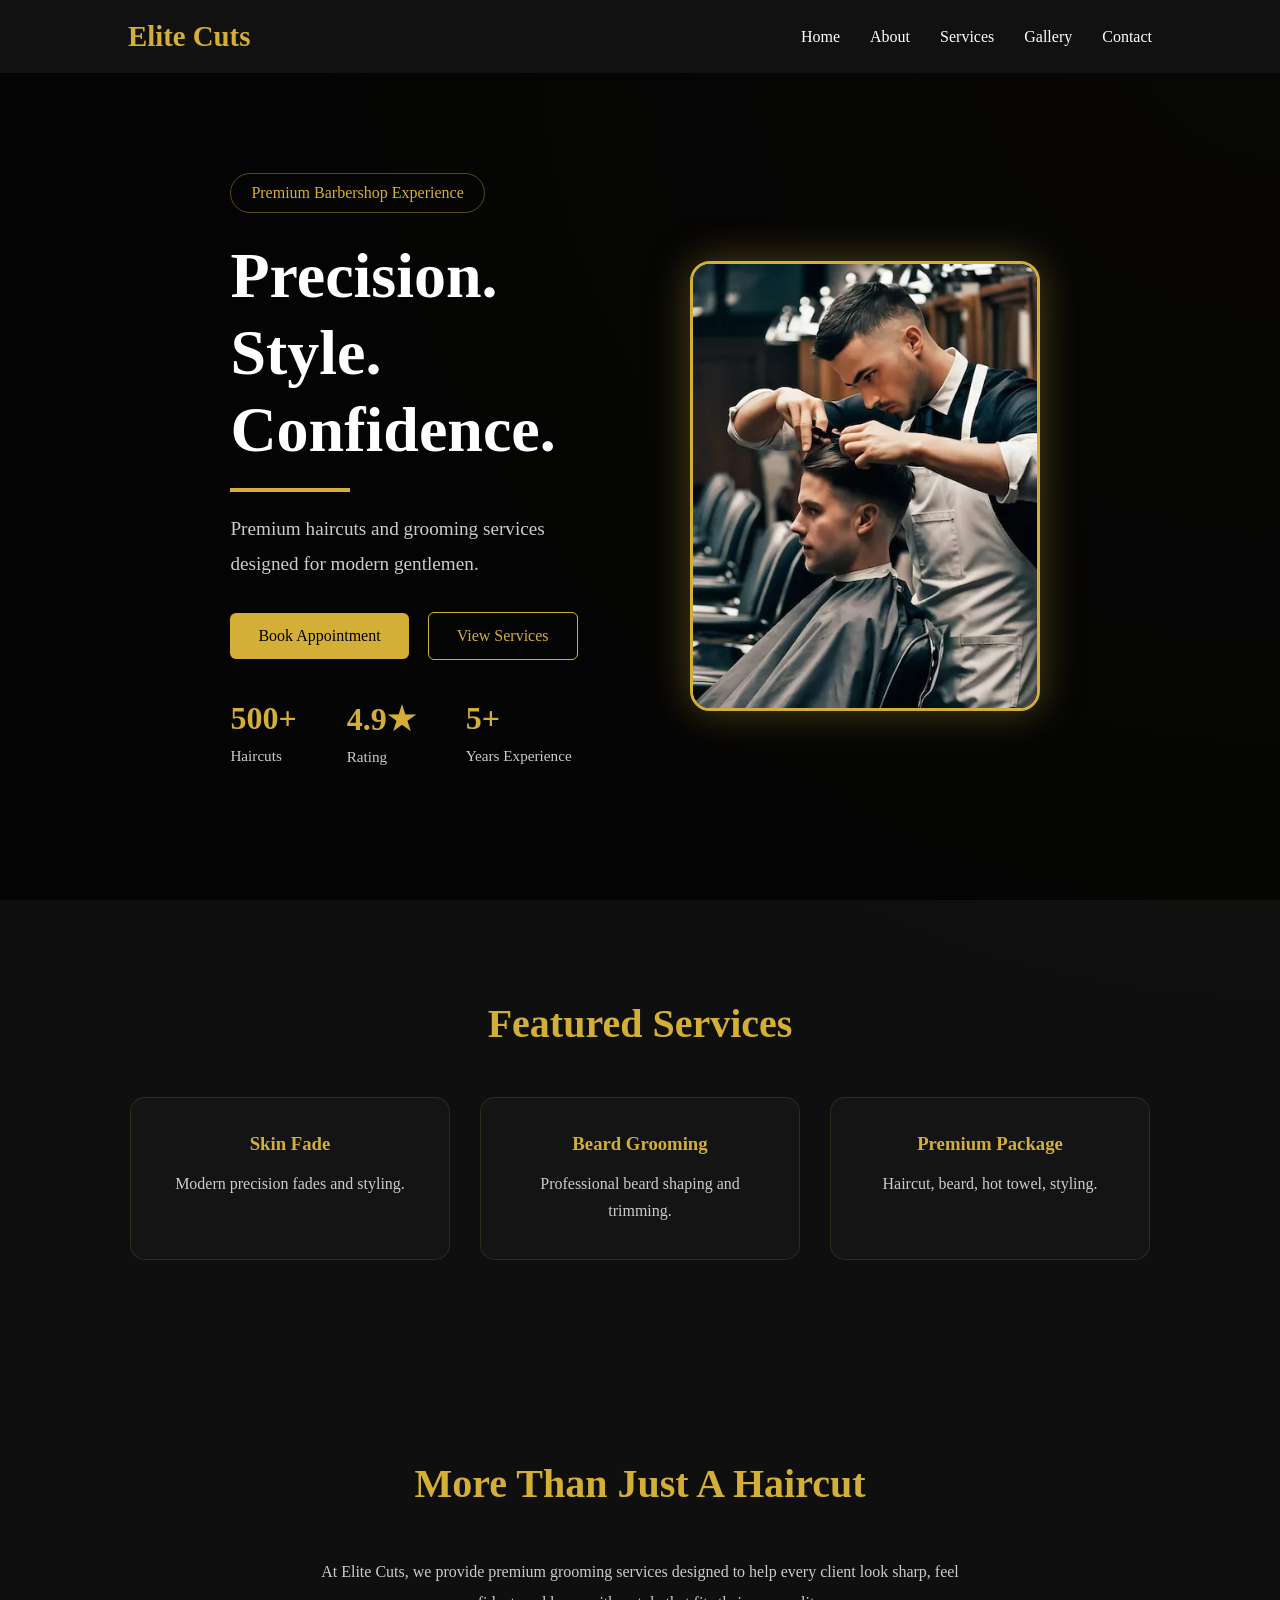
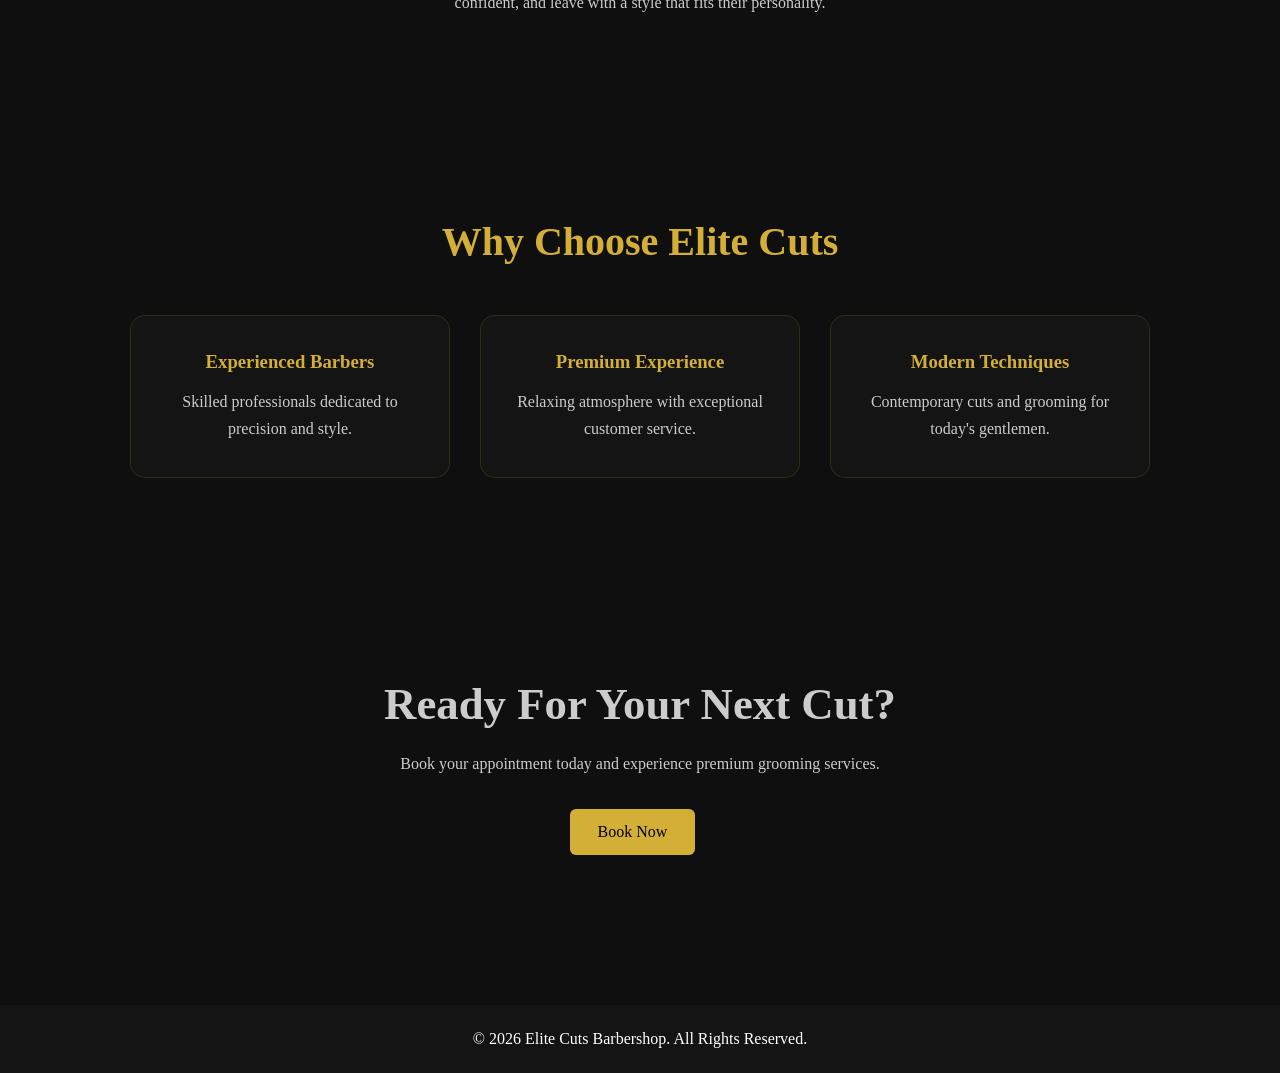
<file: index.html>
<!DOCTYPE html>
<html lang="en">
<head>

    <meta charset="UTF-8">
    <meta name="viewport" content="width=device-width, initial-scale=1.0">

    <title>Elite Cuts Barbershop</title>

    <link rel="stylesheet" href="css/style.css">

    <link rel="stylesheet"
    href="https://cdnjs.cloudflare.com/ajax/libs/font-awesome/6.5.2/css/all.min.css">

</head>

<body>

<!-- NAVBAR -->

<nav class="navbar">

    <div class="logo">
        Elite Cuts
    </div>

    <ul class="nav-links">

        <li><a href="index.html">Home</a></li>

        <li><a href="about.html">About</a></li>

        <li><a href="services.html">Services</a></li>

        <li><a href="gallery.html">Gallery</a></li>

        <li><a href="contact.html">Contact</a></li>

    </ul>

</nav>

<!-- HERO -->


<section class="hero">

    <div class="hero-container">

       <div class="hero-content">

    <span class="hero-badge">
        Premium Barbershop Experience
    </span>

    <h1>
        Precision.<br>
        Style.<br>
        Confidence.
    </h1>

    <div class="gold-line"></div>

    <p>
        Premium haircuts and grooming services
        designed for modern gentlemen.
    </p>

    <div class="hero-buttons">

        <a href="contact.html" class="btn">
            Book Appointment
        </a>

        <a href="services.html" class="btn-secondary">
            View Services
        </a>

    </div>

    <!-- MOVE STATS HERE -->

    <div class="hero-stats">

        <div class="stat">
            <h3>500+</h3>
            <p>Haircuts</p>
        </div>

        <div class="stat">
            <h3>4.9★</h3>
            <p>Rating</p>
        </div>

        <div class="stat">
            <h3>5+</h3>
            <p>Years Experience</p>
        </div>

    </div>

</div>

<div class="hero-image">
    <img src="images/barber-hero.jpg" alt="Barber">
</div>

    </div>
</section>

<section class="featured-services">

<h2 class="section-title">
Featured Services
</h2>

<div class="services-container">

<div class="card">
<h3>Skin Fade</h3>
<p>Modern precision fades and styling.</p>
</div>

<div class="card">
<h3>Beard Grooming</h3>
<p>Professional beard shaping and trimming.</p>
</div>

<div class="card">
<h3>Premium Package</h3>
<p>Haircut, beard, hot towel, styling.</p>
</div>

</div>

</section>

<section class="intro">

    <h2 class="section-title">
        More Than Just A Haircut
    </h2>

    <p>
        At Elite Cuts, we provide premium grooming services designed
        to help every client look sharp, feel confident, and leave
        with a style that fits their personality.
    </p>

</section>


<!-- WHY CHOOSE US -->

<section class="why-us">

    <h2 class="section-title">
        Why Choose Elite Cuts
    </h2>

    <div class="services-container">

        <div class="card">

            <h3>Experienced Barbers</h3>

            <p>
                Skilled professionals dedicated to precision and style.
            </p>

        </div>

        <div class="card">

            <h3>Premium Experience</h3>

            <p>
                Relaxing atmosphere with exceptional customer service.
            </p>

        </div>

        <div class="card">

            <h3>Modern Techniques</h3>

            <p>
                Contemporary cuts and grooming for today's gentlemen.
            </p>

        </div>

    </div>

</section>

<section class="cta-section">

    <h2>
        Ready For Your Next Cut?
    </h2>

    <p>
        Book your appointment today and experience
        premium grooming services.
    </p>

    <a href="contact.html" class="btn">
        Book Now
    </a>

</section>

<footer>

    <p>
        © 2026 Elite Cuts Barbershop. All Rights Reserved.
    </p>

</footer>



</body>
</html>
</file>
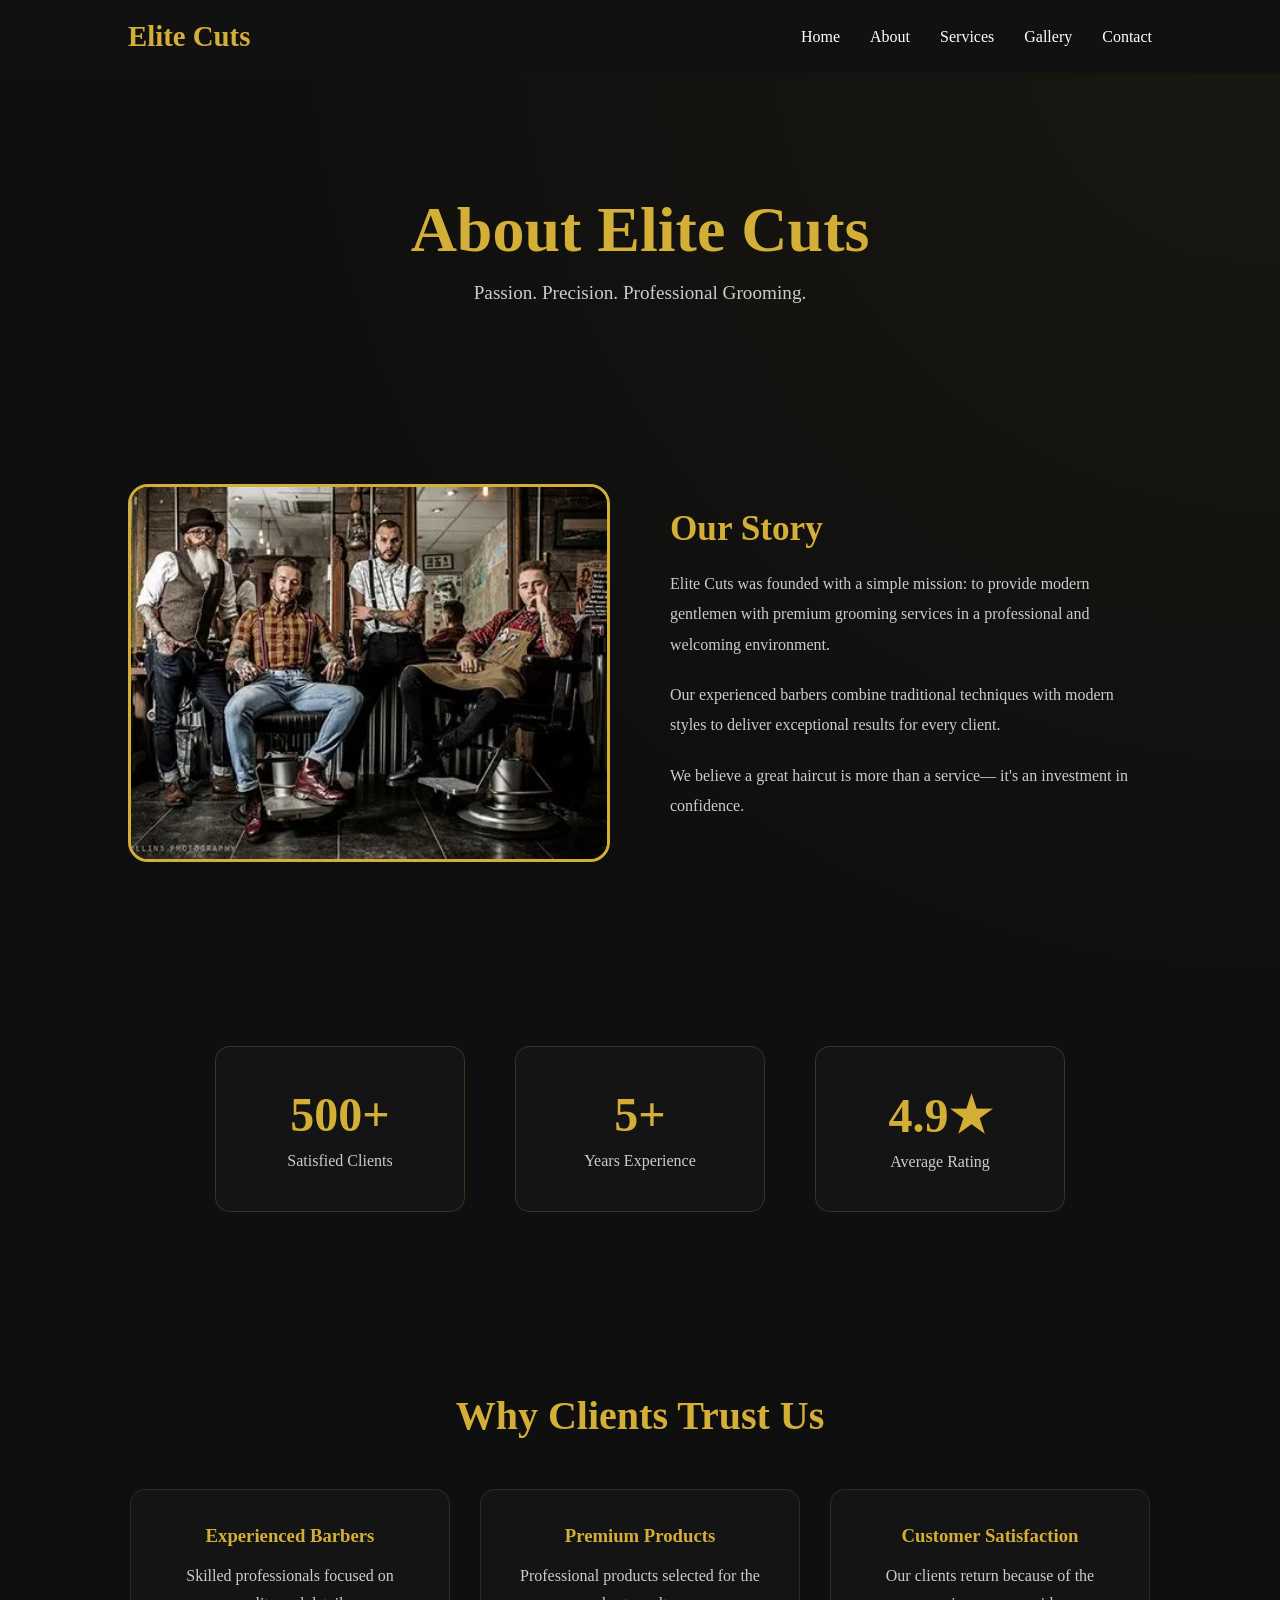
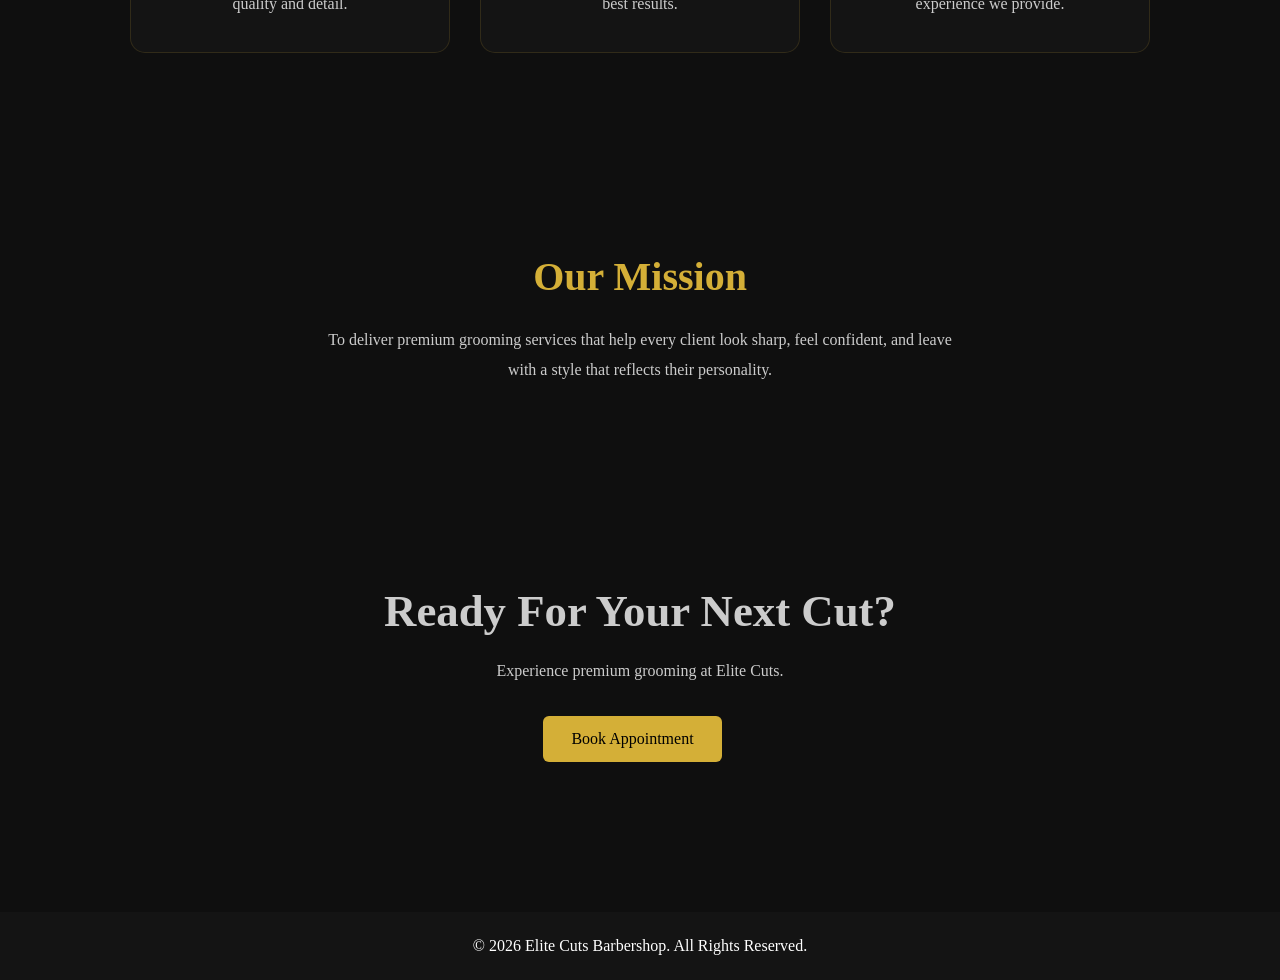
<file: about.html>
<!DOCTYPE html>
<html lang="en">
<head>

    <meta charset="UTF-8">
    <meta name="viewport" content="width=device-width, initial-scale=1.0">

    <title>Elite Cuts Barbershop</title>

    <link rel="stylesheet" href="css/style.css">

    <link rel="stylesheet"
    href="https://cdnjs.cloudflare.com/ajax/libs/font-awesome/6.5.2/css/all.min.css">

</head>

<body>

<!-- NAVBAR -->

<nav class="navbar">

    <div class="logo">
        Elite Cuts
    </div>

    <ul class="nav-links">

        <li><a href="index.html">Home</a></li>

        <li><a href="about.html">About</a></li>

        <li><a href="services.html">Services</a></li>

        <li><a href="gallery.html">Gallery</a></li>

        <li><a href="contact.html">Contact</a></li>

    </ul>

</nav>

<section class="page-hero">

    <h1>About Elite Cuts</h1>

    <p>
        Passion. Precision. Professional Grooming.
    </p>

</section>

<section class="about-story">

    <div class="about-container">

        <div class="about-image">

            <img src="images/barber-team.jpg" alt="Elite Cuts Team">

        </div>

        <div class="about-text">

            <h2>Our Story</h2>

            <p>
                Elite Cuts was founded with a simple mission:
                to provide modern gentlemen with premium grooming
                services in a professional and welcoming environment.
            </p>

            <p>
                Our experienced barbers combine traditional
                techniques with modern styles to deliver
                exceptional results for every client.
            </p>

            <p>
                We believe a great haircut is more than a service—
                it's an investment in confidence.
            </p>

        </div>

    </div>

</section>

<section class="stats-section">

    <div class="stats-container">

        <div class="stat-box">
            <h2>500+</h2>
            <p>Satisfied Clients</p>
        </div>

        <div class="stat-box">
            <h2>5+</h2>
            <p>Years Experience</p>
        </div>

        <div class="stat-box">
            <h2>4.9★</h2>
            <p>Average Rating</p>
        </div>

    </div>

</section>

<section class="why-us">

    <h2 class="section-title">
        Why Clients Trust Us
    </h2>

    <div class="services-container">

        <div class="card">

            <h3>Experienced Barbers</h3>

            <p>
                Skilled professionals focused on quality and detail.
            </p>

        </div>

        <div class="card">

            <h3>Premium Products</h3>

            <p>
                Professional products selected for the best results.
            </p>

        </div>

        <div class="card">

            <h3>Customer Satisfaction</h3>

            <p>
                Our clients return because of the experience we provide.
            </p>

        </div>

    </div>

</section>

<section class="mission">

    <h2>Our Mission</h2>

    <p>
        To deliver premium grooming services that help every
        client look sharp, feel confident, and leave with
        a style that reflects their personality.
    </p>

</section>

<section class="cta-section">

    <h2>
        Ready For Your Next Cut?
    </h2>

    <p>
        Experience premium grooming at Elite Cuts.
    </p>

    <a href="contact.html" class="btn">
        Book Appointment
    </a>

</section>

<footer>

    <p>
        © 2026 Elite Cuts Barbershop. All Rights Reserved.
    </p>

</footer>

</body>
</html>
</file>
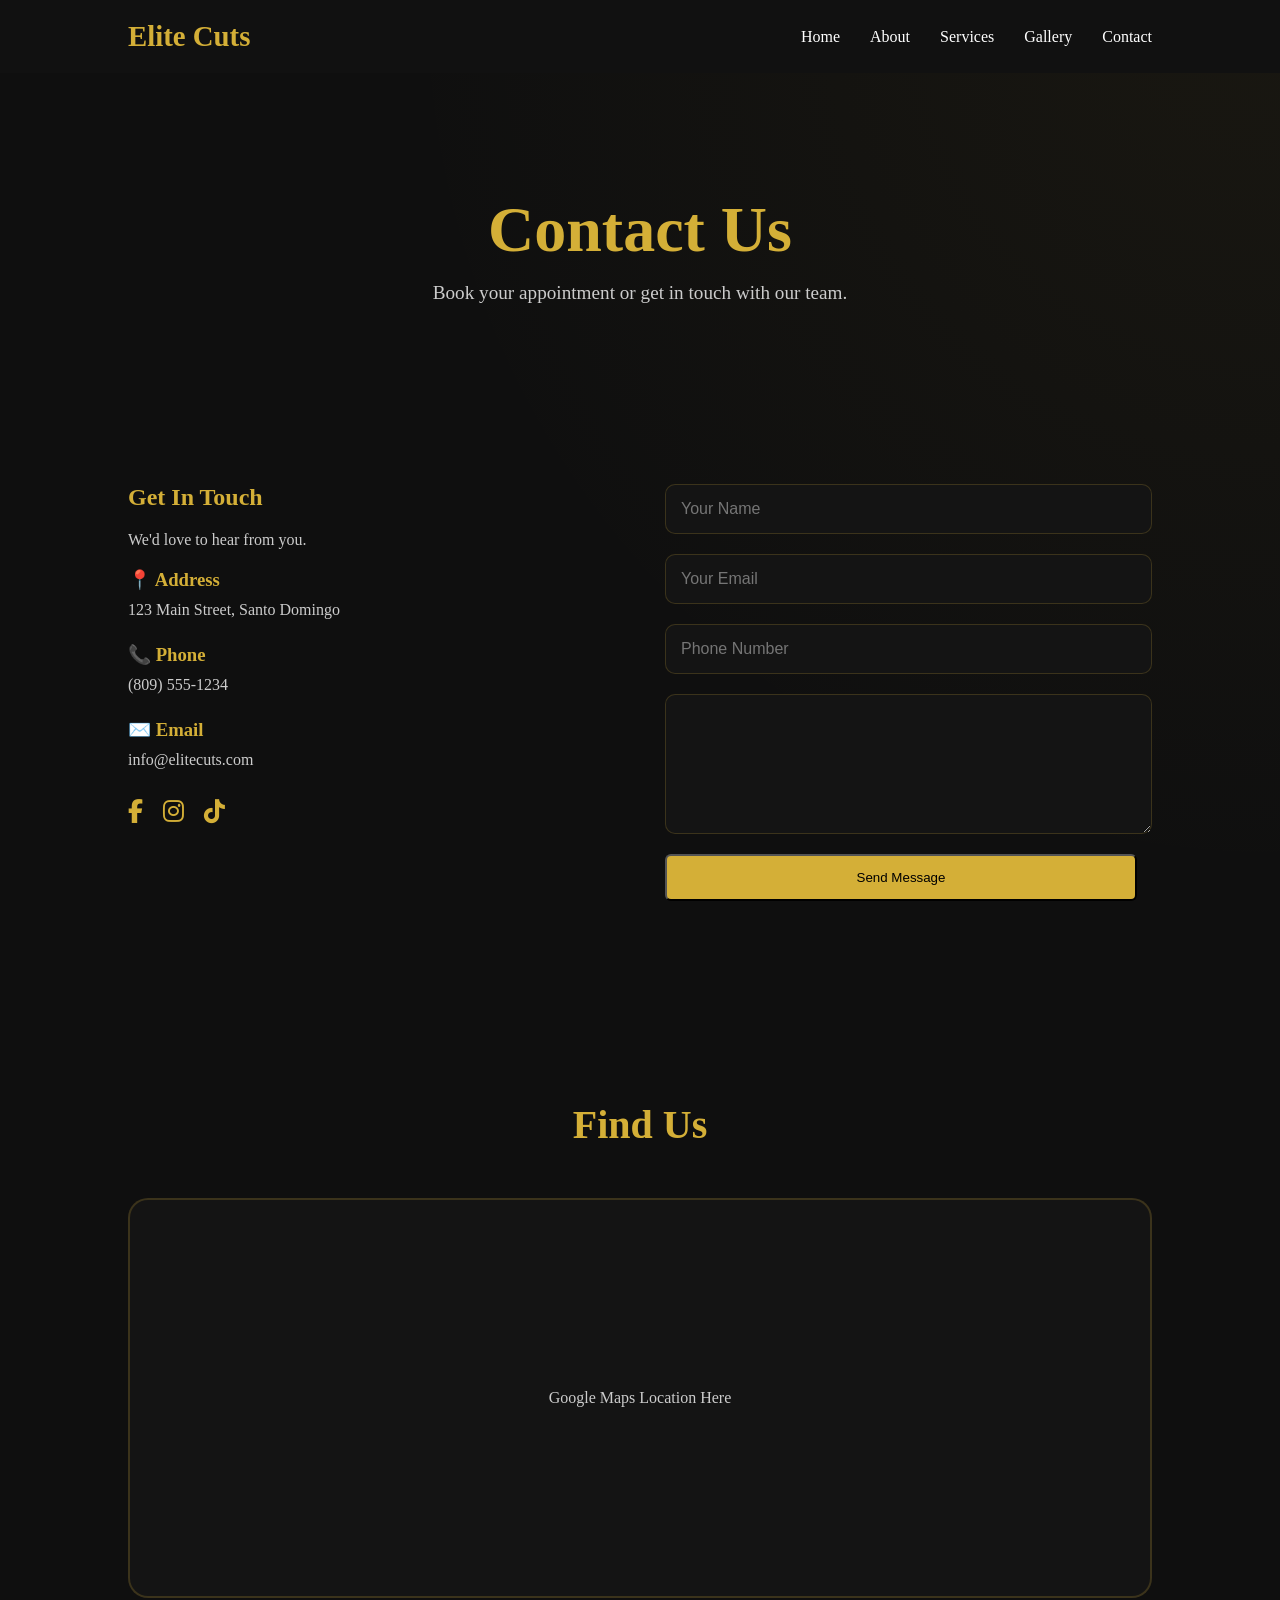
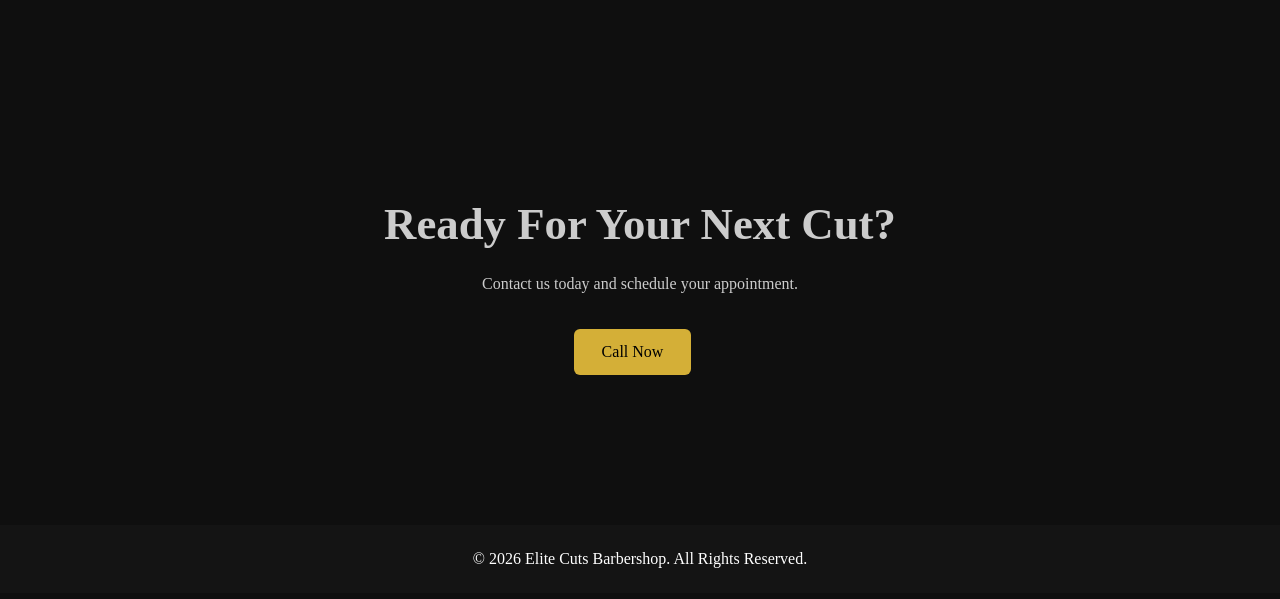
<file: contact.html>
<!DOCTYPE html>
<html lang="en">
<head>

    <meta charset="UTF-8">
    <meta name="viewport" content="width=device-width, initial-scale=1.0">

    <title>Elite Cuts Barbershop</title>

    <link rel="stylesheet" href="css/style.css">

    <link rel="stylesheet"
    href="https://cdnjs.cloudflare.com/ajax/libs/font-awesome/6.5.2/css/all.min.css">

</head>

<body>

<!-- NAVBAR -->

<nav class="navbar">

    <div class="logo">
        Elite Cuts
    </div>

    <ul class="nav-links">

        <li><a href="index.html">Home</a></li>

        <li><a href="about.html">About</a></li>

        <li><a href="services.html">Services</a></li>

        <li><a href="gallery.html">Gallery</a></li>

        <li><a href="contact.html">Contact</a></li>

    </ul>

</nav>

<section class="page-hero">

    <h1>Contact Us</h1>

    <p>
        Book your appointment or get in touch with our team.
    </p>

</section>

<section class="contact-section">

    <div class="contact-container">

        <div class="contact-info">

            <h2>Get In Touch</h2>

            <p>
                We'd love to hear from you.
            </p>

            <div class="contact-item">
                <h3>📍 Address</h3>
                <p>123 Main Street, Santo Domingo</p>
            </div>

            <div class="contact-item">
                <h3>📞 Phone</h3>
                <p>(809) 555-1234</p>
            </div>

            <div class="contact-item">
                <h3>✉️ Email</h3>
                <p>info@elitecuts.com</p>
            </div>

            <div class="social-links">

                <a href="#">
                    <i class="fab fa-facebook-f"></i>
                </a>

                <a href="#">
                    <i class="fab fa-instagram"></i>
                </a>

                <a href="#">
                    <i class="fab fa-tiktok"></i>
                </a>

            </div>

        </div>

        <div class="contact-form">

            <form>

                <input
                    type="text"
                    placeholder="Your Name"
                    required
                >

                <input
                    type="email"
                    placeholder="Your Email"
                    required
                >

                <input
                    type="tel"
                    placeholder="Phone Number"
                >

                <textarea
                    rows="6"
                    placeholder="Your Message"
                    required>
                </textarea>

                <button type="submit" class="btn">
                    Send Message
                </button>

            </form>

        </div>

    </div>

</section>

<section class="map-section">

    <h2 class="section-title">
        Find Us
    </h2>

    <div class="map-placeholder">

        <p>
            Google Maps Location Here
        </p>

    </div>

</section>

<section class="cta-section">

    <h2>
        Ready For Your Next Cut?
    </h2>

    <p>
        Contact us today and schedule your appointment.
    </p>

    <a href="#" class="btn">
        Call Now
    </a>

</section>


<footer>

    <p>
        © 2026 Elite Cuts Barbershop. All Rights Reserved.
    </p>

</footer>

</body>
</html>
</file>
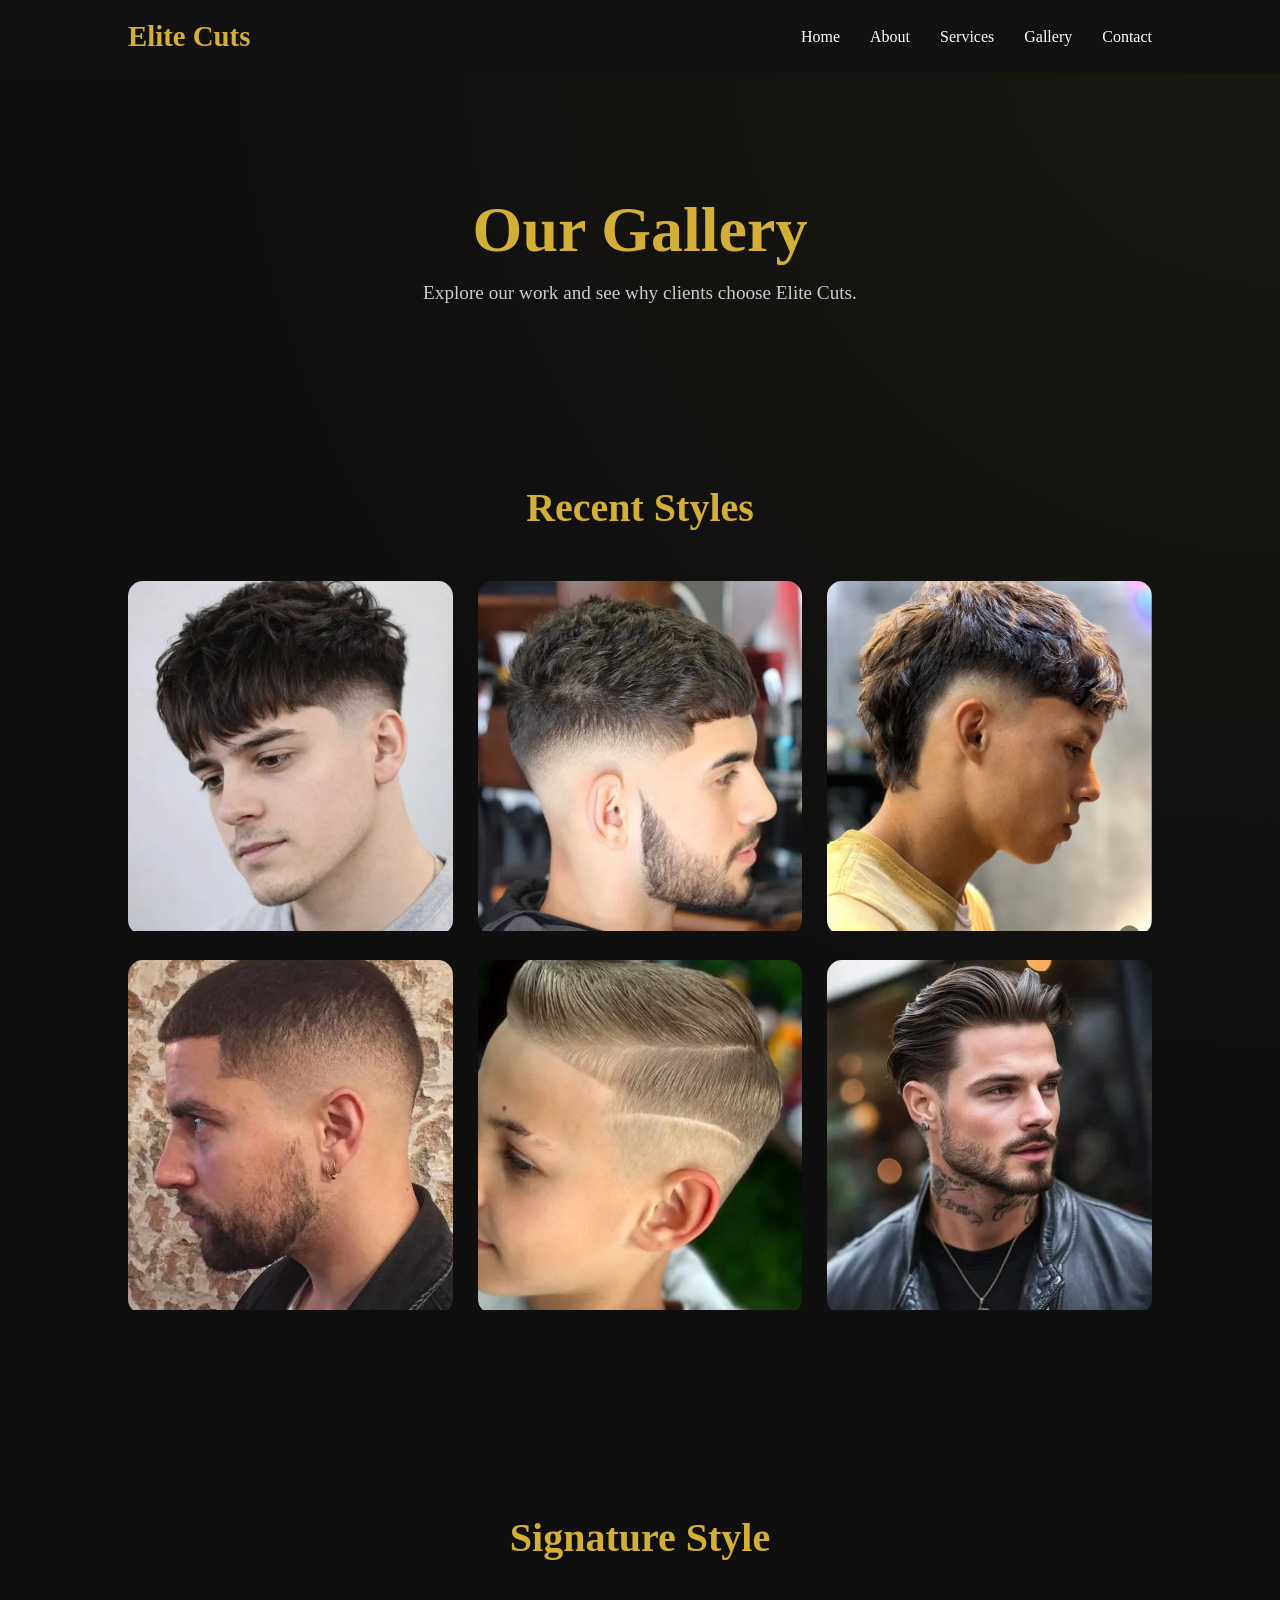
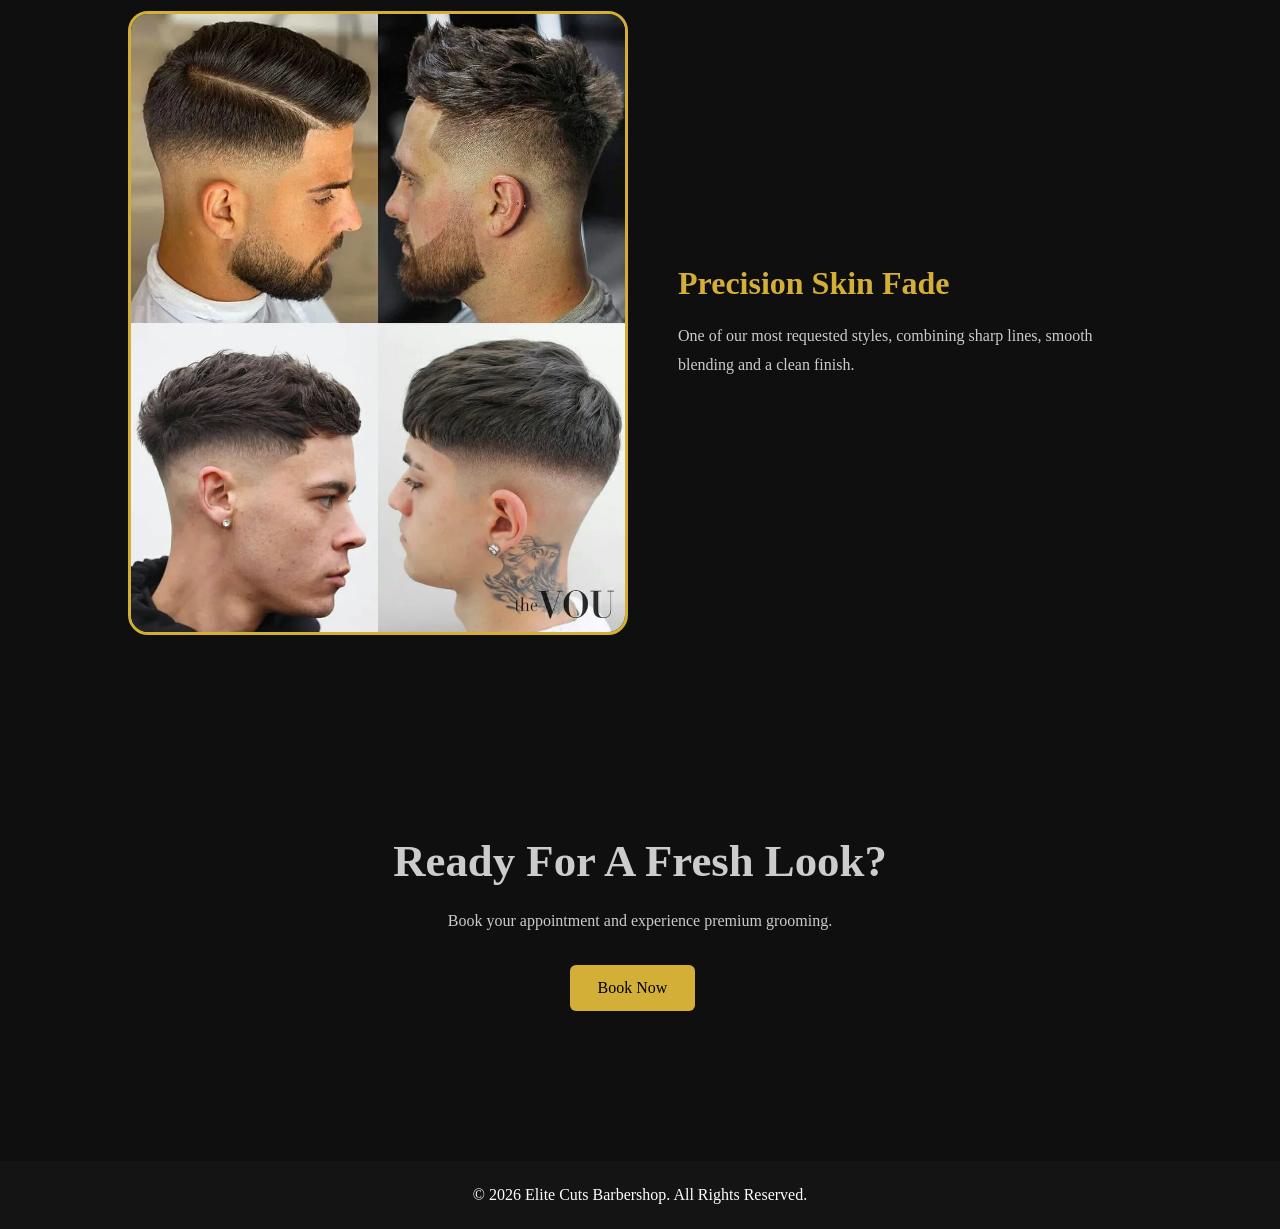
<file: gallery.html>
<!DOCTYPE html>
<html lang="en">
<head>

    <meta charset="UTF-8">
    <meta name="viewport" content="width=device-width, initial-scale=1.0">

    <title>Elite Cuts Barbershop</title>

    <link rel="stylesheet" href="css/style.css">

    <link rel="stylesheet"
    href="https://cdnjs.cloudflare.com/ajax/libs/font-awesome/6.5.2/css/all.min.css">

</head>

<body>

<!-- NAVBAR -->

<nav class="navbar">

    <div class="logo">
        Elite Cuts
    </div>

    <ul class="nav-links">

        <li><a href="index.html">Home</a></li>

        <li><a href="about.html">About</a></li>

        <li><a href="services.html">Services</a></li>

        <li><a href="gallery.html">Gallery</a></li>

        <li><a href="contact.html">Contact</a></li>

    </ul>

</nav>

<section class="page-hero">

    <h1>Our Gallery</h1>

    <p>
        Explore our work and see why clients choose Elite Cuts.
    </p>

</section>

<section class="gallery-section">

    <h2 class="section-title">
        Recent Styles
    </h2>

    <div class="gallery-grid">

        <div class="gallery-item">
            <img src="images/cut1.jpg" alt="Haircut">
        </div>

        <div class="gallery-item">
            <img src="images/cut2.jpg" alt="Haircut">
        </div>

        <div class="gallery-item">
            <img src="images/cut3.jpg" alt="Haircut">
        </div>

        <div class="gallery-item">
            <img src="images/cut4.jpg" alt="Haircut">
        </div>

        <div class="gallery-item">
            <img src="images/cut5.jpg" alt="Haircut">
        </div>

        <div class="gallery-item">
            <img src="images/cut6.jpg" alt="Haircut">
        </div>

    </div>

</section>

<section class="featured-cut">

    <h2 class="section-title">
        Signature Style
    </h2>

    <div class="featured-cut-container">

        <img src="images/featured-haircut.webp"
             alt="Featured Haircut">

        <div class="featured-cut-content">

            <h3>
                Precision Skin Fade
            </h3>

            <p>
                One of our most requested styles, combining
                sharp lines, smooth blending and a clean finish.
            </p>

        </div>

    </div>

</section>

<section class="cta-section">

    <h2>
        Ready For A Fresh Look?
    </h2>

    <p>
        Book your appointment and experience premium grooming.
    </p>

    <a href="contact.html" class="btn">
        Book Now
    </a>

</section>



<footer>

    <p>
        © 2026 Elite Cuts Barbershop. All Rights Reserved.
    </p>

</footer>


</body>
</html>
</file>
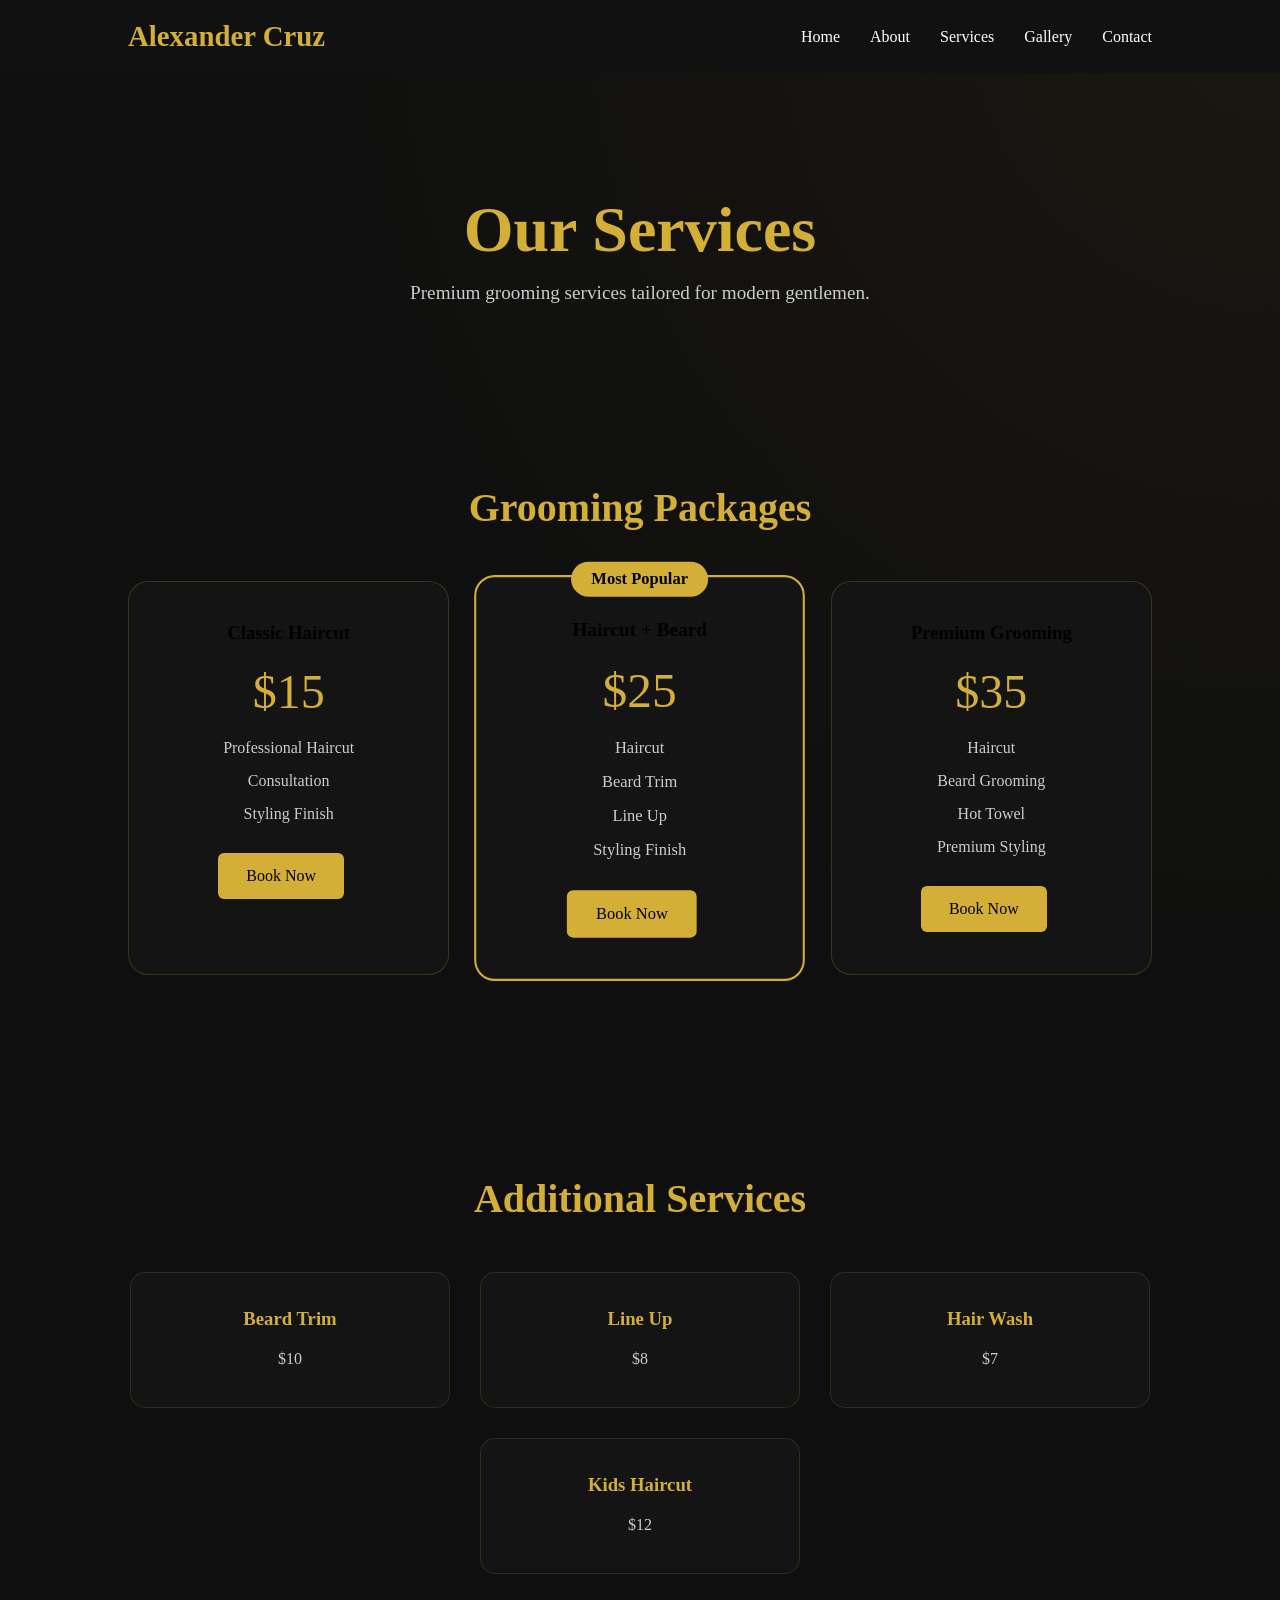
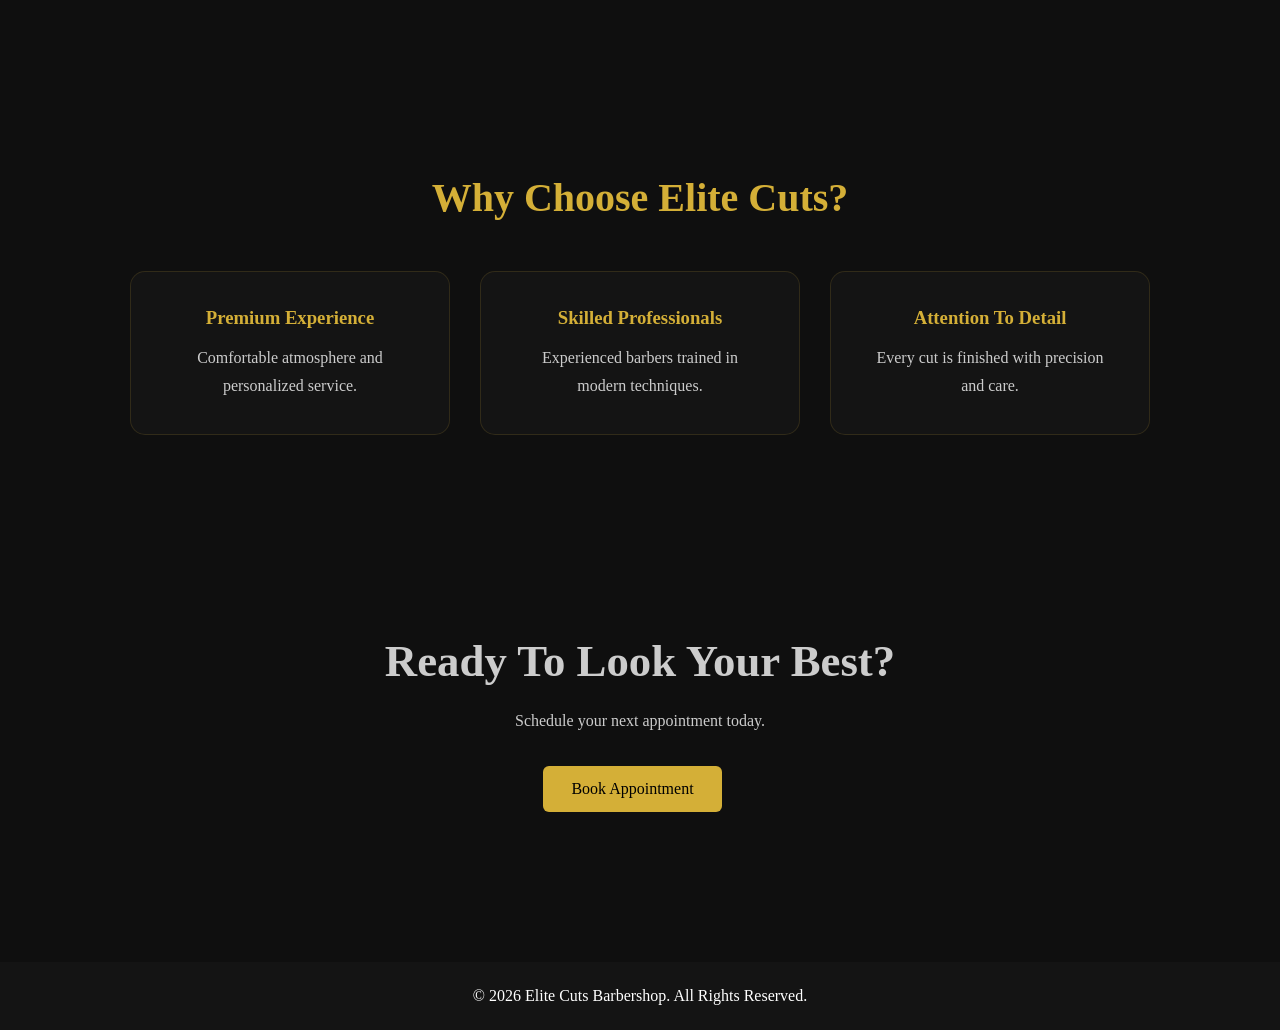
<file: services.html>
<!DOCTYPE html>
<html lang="en">
<head>

    <meta charset="UTF-8">
    <meta name="viewport" content="width=device-width, initial-scale=1.0">

    <title>Elite Cuts Barbershop</title>

    <link rel="stylesheet" href="css/style.css">

    <link rel="stylesheet"
    href="https://cdnjs.cloudflare.com/ajax/libs/font-awesome/6.5.2/css/all.min.css">

</head>

<body>

<!-- NAVBAR -->

<nav class="navbar">

    <div class="logo">
        Alexander Cruz
    </div>

    <ul class="nav-links">

        <li><a href="index.html">Home</a></li>
        <li><a href="about.html">About</a></li>
        <li><a href="services.html">Services</a></li>
        <li><a href="gallery.html">Gallery</a></li>
        <li><a href="contact.html">Contact</a></li>

    </ul>

</nav>

<section class="page-hero">

    <h1>Our Services</h1>

    <p>
        Premium grooming services tailored for modern gentlemen.
    </p>

</section>

<section class="pricing-section">

    <h2 class="section-title">
        Grooming Packages
    </h2>

    <div class="pricing-grid">

        <div class="pricing-card">

            <h3>Classic Haircut</h3>

            <div class="price">$15</div>

            <ul>
                <li>Professional Haircut</li>
                <li>Consultation</li>
                <li>Styling Finish</li>
            </ul>

            <a href="contact.html" class="btn">
                Book Now
            </a>

        </div>

        <div class="pricing-card featured">

            <span class="popular-badge">
                Most Popular
            </span>

            <h3>Haircut + Beard</h3>

            <div class="price">$25</div>

            <ul>
                <li>Haircut</li>
                <li>Beard Trim</li>
                <li>Line Up</li>
                <li>Styling Finish</li>
            </ul>

            <a href="contact.html" class="btn">
                Book Now
            </a>

        </div>

        <div class="pricing-card">

            <h3>Premium Grooming</h3>

            <div class="price">$35</div>

            <ul>
                <li>Haircut</li>
                <li>Beard Grooming</li>
                <li>Hot Towel</li>
                <li>Premium Styling</li>
            </ul>

            <a href="contact.html" class="btn">
                Book Now
            </a>

        </div>

    </div>

</section>

<section class="additional-services">

    <h2 class="section-title">
        Additional Services
    </h2>

    <div class="services-container">

        <div class="card">
            <h3>Beard Trim</h3>
            <p>$10</p>
        </div>

        <div class="card">
            <h3>Line Up</h3>
            <p>$8</p>
        </div>

        <div class="card">
            <h3>Hair Wash</h3>
            <p>$7</p>
        </div>

        <div class="card">
            <h3>Kids Haircut</h3>
            <p>$12</p>
        </div>

    </div>

</section>

<section class="why-services">

    <h2 class="section-title">
        Why Choose Elite Cuts?
    </h2>

    <div class="services-container">

        <div class="card">

            <h3>Premium Experience</h3>

            <p>
                Comfortable atmosphere and personalized service.
            </p>

        </div>

        <div class="card">

            <h3>Skilled Professionals</h3>

            <p>
                Experienced barbers trained in modern techniques.
            </p>

        </div>

        <div class="card">

            <h3>Attention To Detail</h3>

            <p>
                Every cut is finished with precision and care.
            </p>

        </div>

    </div>

</section>

<section class="cta-section">

    <h2>
        Ready To Look Your Best?
    </h2>

    <p>
        Schedule your next appointment today.
    </p>

    <a href="contact.html" class="btn">
        Book Appointment
    </a>

</section>

<footer>

    <p>
        © 2026 Elite Cuts Barbershop. All Rights Reserved.
    </p>

</footer>


</body>
</html>
</file>
<file: css/style.css>
/* RESET */

*{
    margin:0;
    padding:0;
    box-sizing:border-box;
}

html{
    scroll-behavior:smooth;
}

/* BODY */

body{
    background:
    radial-gradient(
        circle at top right,
        rgba(212,175,55,.05),
        transparent 35%
    ),
    #0f0f0f;
}

/* NAVBAR */

.navbar{
    display:flex;
    justify-content:space-between;
    align-items:center;

    padding:20px 10%;

    background:#111;

    position:sticky;
    top:0;

    z-index:1000;
}

.logo{
    font-size:1.8rem;
    font-weight:bold;
    color:#d4af37;
}

.nav-links{
    display:flex;
    list-style:none;
    gap:30px;
}

.nav-links a{
    text-decoration:none;
    color:white;
    transition:.3s;
}

.nav-links a:hover{
    color:#d4af37;
}

/* HERO */

.hero{

    min-height:90vh;

    background:
    linear-gradient(
        rgba(0,0,0,.7),
        rgba(0,0,0,.7)
    );

}

.hero-container{
    max-width:1200px;
    margin:auto;

    display:flex;
    justify-content:space-between;
    align-items:center;

    gap:80px;

    padding:0 10%;
}

.hero-content{
    flex:1;
}

.hero-content h1{
    font-size:4rem;
    margin-bottom:20px;
    line-height:1.2;
    color: #ffffff;
}


.hero-content p{
    font-size:1.2rem;
    color:#ccc;
    line-height:1.8;
    margin-bottom:30px;
}

.hero-image{
    flex:1;
    display:flex;
    justify-content:center;
}

.hero-image img{
    width:350px;
    height:450px;
    object-fit:cover;

    border-radius:20px;

    border:3px solid #d4af37;

    box-shadow:
    0 0 40px rgba(212,175,55,.35);
}
/* BUTTONS */

.hero-buttons{
    margin-top:20px;
}

.btn,
.btn-secondary{

    display:inline-block;

    padding:14px 28px;

    text-decoration:none;

    border-radius:6px;

    margin-right:15px;

    transition:.3s;
}

.btn{
    background:#d4af37;
    color:black;
}

.btn:hover{
    transform:translateY(-3px);
}

.btn-secondary{
    border:1px solid #d4af37;
    color:#d4af37;
}

.btn-secondary:hover{
    background:#d4af37;
    color:black;
}

/* SECTIONS */

section{
    padding:100px 10%;
}

.section-title{
    text-align:center;
    color:#d4af37;
    font-size:2.5rem;
    margin-bottom:50px;
}

/* CARDS */

.services-container{
    display:flex;
    justify-content:center;
    flex-wrap:wrap;
    gap:30px;
}

.card{
    width:320px;

    background:#1b1b1b;

    padding:35px;

    border-radius:12px;

    text-align:center;

    transition:.3s;
}

.card:hover{
    transform:translateY(-10px);
}

.card h3{
    color:#d4af37;
    margin-bottom:15px;
}

.card p{
    line-height:1.7;
    color:#ccc;
}

/* CTA */

.cta-section{
    text-align:center;
}

.cta-section h2{
    font-size:2.8rem;
    margin-bottom:20px;
    color:#ccc;
}

.cta-section p{
    max-width:700px;
    margin:auto;
    margin-bottom:30px;

    line-height:1.8;

    color:#ccc;
}

/* FOOTER */

footer{
    text-align:center;

    padding:25px;

    background:#141414;

    margin-top:50px;

    color: #ffffff;
}

/* MOBILE */

@media(max-width:768px){

    .navbar{
        flex-direction:column;
        gap:15px;
    }

    .nav-links{
        flex-wrap:wrap;
        justify-content:center;
    }

    .hero-container{
        flex-direction:column-reverse;
        text-align:center;
    }

    .hero-content h1{
        font-size:2.7rem;
    }

    .hero-image img{
        max-width:350px;
    }

    .cta-section h2{
        font-size:2rem;
    }

    .hero-stats{
    justify-content:center;
}

}

.gold-line{
    width:120px;
    height:4px;
    background:#d4af37;
    margin:20px 0;
}

.hero-stats{
    display:flex;
    gap:50px;

    margin-top:40px;

    flex-wrap:wrap;
}

.stat h3{
    color:#d4af37;
    font-size:2rem;
    margin-bottom:5px;
}

.stat p{
    color:#ccc;
    font-size:.95rem;
}

.intro{
    text-align:center;
    max-width:900px;
    margin:auto;
}

.intro p{
    line-height:1.9;
    color:#ccc;
}

.hero-badge{
    display:inline-block;

    padding:10px 20px;

    border:1px solid rgba(212,175,55,.4);

    border-radius:50px;

    color:#d4af37;

    margin-bottom:25px;
}

.card{
    background:#141414;

    border:1px solid rgba(212,175,55,.15);

    border-radius:15px;

    padding:35px;

    transition:.3s;
}

.card:hover{
    transform:translateY(-10px);

    border-color:#d4af37;

    box-shadow:
    0 0 25px rgba(212,175,55,.2);
}

.small-title{
    color:#d4af37;

    letter-spacing:3px;

    font-size:.8rem;

    margin-bottom:20px;
}

.page-hero{
    text-align:center;
    padding:120px 10% 80px;
}

.page-hero h1{
    font-size:4rem;
    color:#d4af37;
    margin-bottom:15px;
}

.page-hero p{
    color:#ccc;
    font-size:1.2rem;
}

.about-story{
    padding:100px 10%;
}

.about-container{
    display:flex;
    align-items:center;
    gap:60px;
    max-width:1200px;
    margin:auto;
}

.about-image{
    flex:1;
}

.about-image img{
    width:100%;
    border-radius:20px;
    border:3px solid #d4af37;
}

.about-text{
    flex:1;
}

.about-text h2{
    color:#d4af37;
    margin-bottom:20px;
    font-size:2.2rem;
}

.about-text p{
    line-height:1.9;
    margin-bottom:20px;
    color:#ccc;
}

.stats-section{
    padding:80px 10%;
}

.stats-container{
    display:flex;
    justify-content:center;
    gap:50px;
    flex-wrap:wrap;
}

.stat-box{
    background:#141414;
    padding:40px;
    width:250px;
    text-align:center;
    border-radius:15px;
    border:1px solid rgba(212,175,55,.2);
}

.stat-box h2{
    color:#d4af37;
    font-size:3rem;
}

.stat-box p{
    margin-top:10px;
    color:#ccc;
}

.mission{
    max-width:900px;
    margin:auto;
    text-align:center;
    padding:100px 10%;
}

.mission h2{
    color:#d4af37;
    margin-bottom:25px;
    font-size:2.5rem;
}

.mission p{
    line-height:1.9;
    color:#ccc;
}

@media(max-width:768px){

    .about-container{
        flex-direction:column;
    }

    .page-hero h1{
        font-size:2.8rem;
    }

}

.pricing-section{
    padding:100px 10%;
}

.pricing-grid{

    display:grid;

    grid-template-columns:
    repeat(auto-fit,minmax(300px,1fr));

    gap:30px;

    max-width:1200px;

    margin:auto;
}

.pricing-card{

    background:#141414;

    border:1px solid rgba(212,175,55,.2);

    border-radius:20px;

    padding:40px;

    text-align:center;

    position:relative;

    transition:.3s;
}

.pricing-card:hover{

    transform:translateY(-10px);

    border-color:#d4af37;

    box-shadow:
    0 0 25px rgba(212,175,55,.2);
}

.featured{

    border:2px solid #d4af37;

    transform:scale(1.03);
}

.popular-badge{

    position:absolute;

    top:-15px;

    left:50%;

    transform:translateX(-50%);

    background:#d4af37;

    color:black;

    padding:8px 20px;

    border-radius:30px;

    font-weight:bold;
}

.price{

    font-size:3rem;

    color:#d4af37;

    margin:20px 0;
}
.pricing-card ul{

    list-style:none;

    margin-bottom:30px;
}
.pricing-card ul li{

    margin-bottom:15px;

    color:#ccc;
}
.additional-services{
    padding:100px 10%;
}
@media(max-width:768px){

    .featured{
        transform:none;
    }

}

.gallery-section{
    padding:100px 10%;
}

.gallery-grid{
    display:grid;

    grid-template-columns:
    repeat(auto-fit,minmax(300px,1fr));

    gap:25px;

    max-width:1200px;

    margin:auto;
}
.gallery-item{
    overflow:hidden;
    border-radius:15px;
}
.gallery-item img{

    width:100%;

    height:350px;

    object-fit:cover;

    transition:.4s;
}
.gallery-item:hover img{

    transform:scale(1.08);
}
.featured-cut{
    padding:100px 10%;
}
.featured-cut-container{

    display:flex;

    align-items:center;

    gap:50px;

    max-width:1200px;

    margin:auto;
}
.featured-cut-container img{

    width:500px;

    border-radius:20px;

    border:3px solid #d4af37;
}
.featured-cut-content{
    flex:1;
}
.featured-cut-content h3{

    color:#d4af37;

    margin-bottom:20px;

    font-size:2rem;
}
.featured-cut-content p{

    color:#ccc;

    line-height:1.8;
}
@media(max-width:768px){

    .featured-cut-container{

        flex-direction:column;
        text-align:center;
    }

    .featured-cut-container img{

        width:100%;
    }

}

.contact-section{
    padding:100px 10%;
}

.contact-container{
    display:grid;
    grid-template-columns:1fr 1fr;
    gap:50px;
    max-width:1200px;
    margin:auto;
}

.contact-info h2{
    color:#d4af37;
    margin-bottom:20px;
}

.contact-info p{
    color:#ccc;
    margin-bottom:20px;
}
.contact-item{
    margin-bottom:25px;
}
.contact-item h3{
    color:#d4af37;
    margin-bottom:10px;
}
.social-links{
    display:flex;
    gap:20px;
    margin-top:30px;
}
.social-links a{
    color:#d4af37;
    font-size:1.5rem;
    transition:.3s;
}
.social-links a:hover{
    transform:translateY(-5px);
}

.contact-form form{
    display:flex;
    flex-direction:column;
    gap:20px;
}

.contact-form input,
.contact-form textarea{

    background:#141414;

    border:1px solid rgba(212,175,55,.2);

    color:white;

    padding:15px;

    border-radius:10px;

    font-size:1rem;
}

.contact-form input:focus,
.contact-form textarea:focus{

    outline:none;

    border-color:#d4af37;
}

.map-section{
    padding:100px 10%;
}

.map-placeholder{

    height:400px;

    background:#141414;

    border:2px solid rgba(212,175,55,.2);

    border-radius:20px;

    display:flex;

    justify-content:center;

    align-items:center;

    color:#ccc;
}

@media(max-width:768px){

    .contact-container{

        grid-template-columns:1fr;
    }

}
</file>
